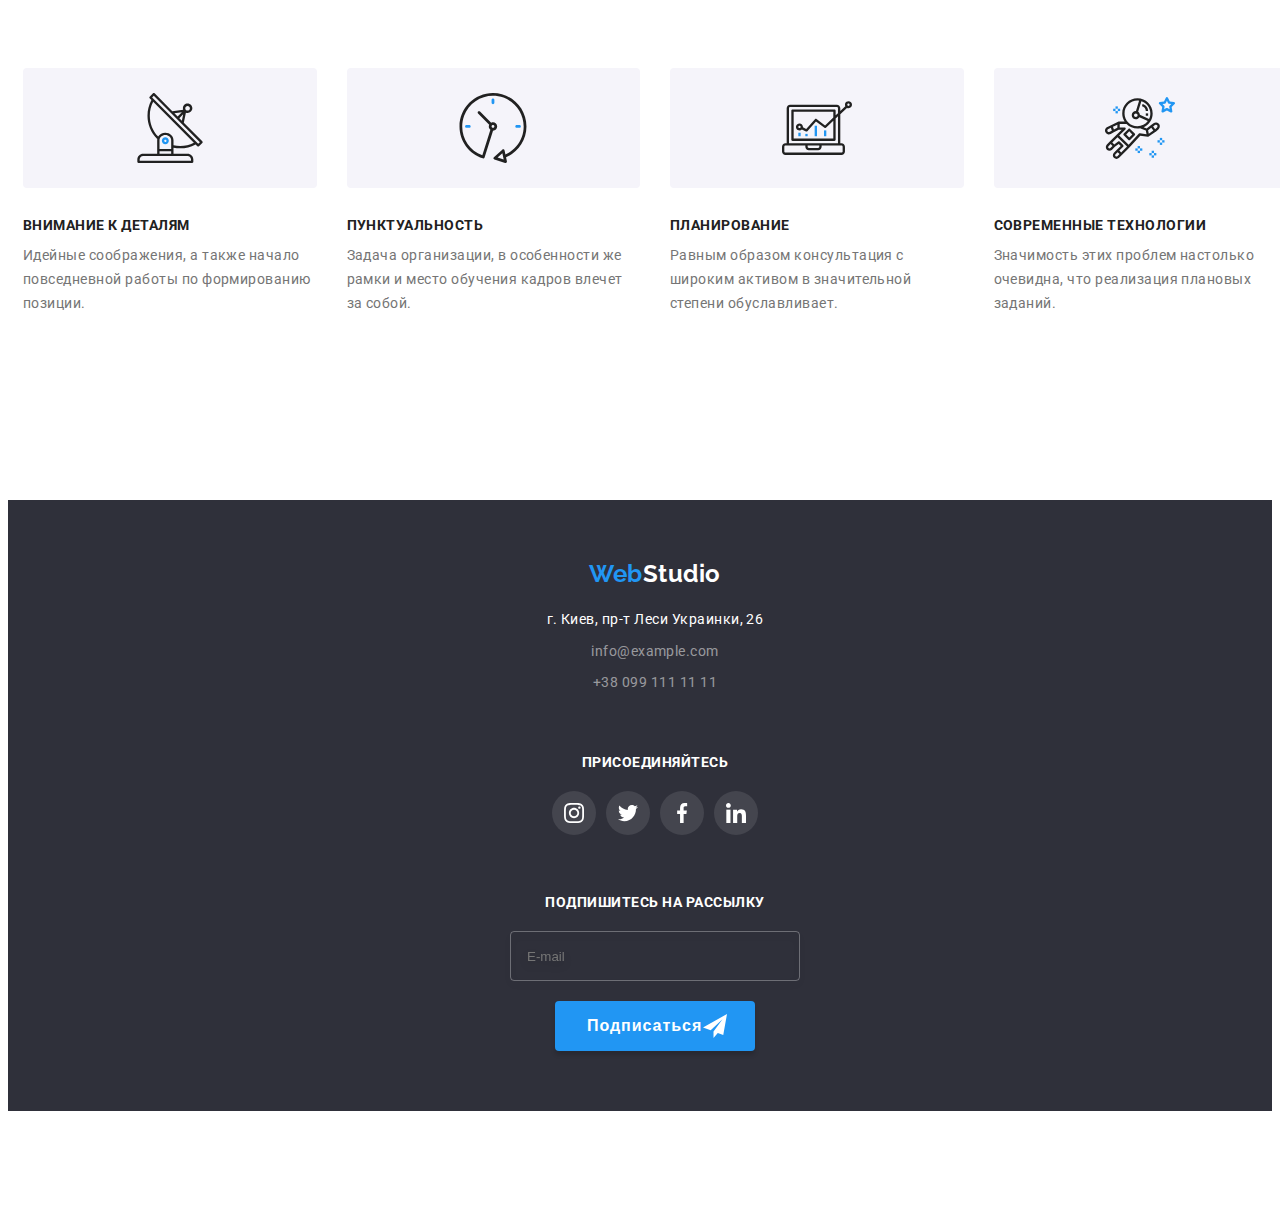
<file: index.html>
<!DOCTYPE html>
<html lang="ru">

<head>
    <meta charset="UTF-8">
    <meta http-equiv="X-UA-Compatible" content="IE=edge">
    <meta name="viewport" content="width=device-width, initial-scale=1.0">
    <title>WebStudio</title>
    <link rel="preconnect" href="https://fonts.gstatic.com">
    <link href="https://fonts.googleapis.com/css2?family=Raleway:wght@700&family=Roboto:wght@400;500;700;900&display=swap"
        rel="stylesheet">
    <link rel="stylesheet" href="https://cdnjs.cloudflare.com/ajax/libs/modern-normalize/1.0.0/modern-normalize.min.css"
        integrity="sha512-ISS7cAi1PEhQ8jnbJpJZMd29NlhNj4AWYyLOSp2CE/CsHxTCu+r+t0D2yoJudVrd0/8fTVPUVDzY5Tvli75u/g=="
        crossorigin="anonymous" />
    <link rel="stylesheet" href="./css/main.min.css">
</head>

<body>  
<!-- HEADER  -->
    <!-- <header class="header">
        <div class="container header-container"> -->
<!-- навигация сылки -->
            <!-- <nav class="header-navigation">
                <a class="logo-link link" href="./index.html" lang="en">Web<span class="logo-link_black">Studio</span></a>
                <ul class="header-menu list">
                    <li class="header-menu-item">
                        <a class="header-menu-link link accent" href ="./index.html">Студия</a>
                    </li>
                    <li class="header-menu-item">
                        <a class="header-menu-link link" href="./portfolio.html">Портфолио</a>
                    </li>
                    <li class="header-menu-item">
                        <a class="header-menu-link link" href="">Контакты</a>
                    </li>
                </ul>
            </nav> -->
<!-- навигация сылки контактов -->
            <!-- <ul class="header-contact list">
                <li class="header-contact-item">
                    <a class="header-contact-link link btn" href="mailto:info@devstudio.com">info@devstudio.com
                        <svg class="envelope-icon">
                            <use href="./images/sprite.svg#icon-envelope"></use>
                        </svg>
                    </a>
                </li>
                <li class="header-contact-item">
                    <a class="header-contact-link link btn" href="tel:+380961111111">+38 096 111 11 11
                        <svg class="smartphone-icon">
                            <use href="./images/sprite.svg#icon-smartphone"></use>
                        </svg>
                    </a>
                </li>
            </ul>
        </div>
    </header> -->

    <!-- <main> -->
<!-- HERO -->
        <!-- <section class="hero">
            <div class="container">
                <h1 class="hero-title">Эффективные решения <br />для вашего бизнеса</h1>
                <button class="hero-button btn" type="button" data-modal-open>Заказать услугу</button>
            </div>
        </section> -->
<!-- FEATURES  -->
        <section class="features section">
            <div class="container">
                <h2 class="visually-hidden">Особенности</h2>
                <ul class="features-menu list">
                    <li class="features-menu-item">
                        <div class="features-icon-item">
                        <svg class="features-icon">
                            <use href="./images/sprite.svg#icon-antenna"></use>
                        </svg>
                        </div>
                        <h3 class="features-menu-title">Внимание к деталям</h3>
                        <p class="features-menu-text"> Идейные соображения, а также начало повседневной работы по формированию позиции.</p>
                    </li>
                    <li class="features-menu-item">
                        <div class="features-icon-item">
                        <svg class="features-icon">
                            <use href="./images/sprite.svg#icon-clock"></use>
                        </svg>
                        </div>
                        <h3 class="features-menu-title">Пунктуальность</h3>
                        <p class="features-menu-text">Задача организации, в особенности же рамки и место обучения кадров влечет за собой.</p>
                    </li>
                    <li class="features-menu-item">
                        <div class="features-icon-item">
                        <svg class="features-icon">
                            <use href="./images/sprite.svg#icon-diagram"></use>
                        </svg>
                        </div>
                        <h3 class="features-menu-title">Планирование</h3>
                        <p class="features-menu-text">Равным образом консультация с широким активом в значительной степени обуславливает.</p>
                    </li>
                    <li class="features-menu-item">
                        <div class="features-icon-item">
                        <svg class="features-icon">
                            <use href="./images/sprite.svg#icon-astronaut"></use>
                        </svg>
                        </div>
                        <h3 class="features-menu-title">Современные технологии</h3>
                        <p class="features-menu-text">Значимость этих проблем настолько очевидна, что реализация плановых заданий.</p>
                    </li>
                </ul>
            </div>
        </section>
<!-- ACTIVITY -->
        <!-- <section class="aktivity">
            <div class="container">
                <h2 class="aktivity-title title">Чем мы занимаемся</h2>
                <ul class="aktivity-menu list">
                    <li class="aktivity-menu-item">
                        <div class="aktivity-menu-wrapper">
                            <img class="aktivity-menu-img" src="./images/about/about-img-1.jpg" alt="вёрстка сайтов" width="370" height="294">
                            <p class="aktivity-overlay">Десктопные приложения</p>
                        </div>
                    </li>
                    <li class="aktivity-menu-item">
                        <div class="aktivity-menu-wrapper">
                            <img class="aktivity-menu-img" src="./images/about/about-img-2.jpg" alt="приложения для смартфона" width="370" height="294">
                            <p class="aktivity-overlay">Мобильные приложения</p>
                        </div>
                    </li>
                    <li class="aktivity-menu-item">
                        <div class="aktivity-menu-wrapper">
                            <img class="aktivity-menu-img" src="./images/about/about-img-3.jpg" alt="приложения для планшета" width="370" height="294">
                            <p class="aktivity-overlay">Дизайнерские решения</p>
                        </div>
                    </li>
                </ul>
            </div>
        </section> -->
<!-- TEAM -->
        <!-- <section class="team section">
            <div class="container">
                <h2 class="team-title title">Наша команда</h2>
                <ul class="team-menu list">
                    <li class="team-menu-item">
                        <img class="team-menu-img" src="./images/team/igor.jpg" alt="Игорь Демьяненко" width="270" height="260">
                        <div class="team-list-content">
                            <h3 class="team-menu-title">Игорь Демьяненко</h3>
                            <p class="team-menu-text" lang="en">Product Designer</p>
                            <ul class="social-list list">
                                <li class="social-list-item">
                                    <a href="" class="social-list-link link">
                                        <svg class="social-list-icon">
                                            <use href="./images/sprite.svg#icon-instagram"></use>
                                        </svg>
                                    </a>
                                </li>
                                <li class="social-list-item">
                                    <a href="" class="social-list-link link">
                                        <svg class="social-list-icon">
                                            <use href="./images/sprite.svg#icon-twitter"></use>
                                        </svg>
                                    </a>
                                </li>
                                <li class="social-list-item">
                                    <a href="" class="social-list-link link">
                                        <svg class="social-list-icon">
                                            <use href="./images/sprite.svg#icon-facebook"></use>
                                        </svg>
                                    </a>
                                </li>
                                <li class="social-list-item">
                                    <a href="" class="social-list-link link">
                                        <svg class="social-list-icon">
                                            <use href="./images/sprite.svg#icon-linkedin"></use>
                                        </svg>
                                    </a>
                                </li>
                            </ul>
                        </div>
                    </li>
                    <li class="team-menu-item">
                        <img class="team-menu-img" src="./images/team/olga.jpg" alt="Ольга Репина" width="270" height="260">
                        <div class="team-list-content">
                            <h3 class="team-menu-title">Ольга Репина</h3>
                            <p class="team-menu-text" lang="en">Frontend Developer</p>
                            <ul class="social-list list">
                                <li class="social-list-item">
                                    <a href="" class="social-list-link link">
                                        <svg class="social-list-icon">
                                            <use href="./images/sprite.svg#icon-instagram"></use>
                                        </svg>
                                    </a>
                                </li>
                                <li class="social-list-item">
                                    <a href="" class="social-list-link link">
                                        <svg class="social-list-icon">
                                            <use href="./images/sprite.svg#icon-twitter"></use>
                                        </svg>
                                    </a>
                                </li>
                                <li class="social-list-item">
                                    <a href="" class="social-list-link link">
                                        <svg class="social-list-icon">
                                            <use href="./images/sprite.svg#icon-facebook"></use>
                                        </svg>
                                    </a>
                                </li>
                                <li class="social-list-item">
                                    <a href="" class="social-list-link link">
                                        <svg class="social-list-icon">
                                            <use href="./images/sprite.svg#icon-linkedin"></use>
                                        </svg>
                                    </a>
                                </li>
                            </ul>
                        </div>
                    </li>
                    <li class="team-menu-item">
                        <img class="team-menu-img" src="./images/team/nikolaj.jpg" alt="Николай Тарасов" width="270" height="260">
                        <div class="team-list-content">
                            <h3 class="team-menu-title">Николай Тарасов</h3>
                            <p class="team-menu-text" lang="en">Marketing</p>
                            <ul class="social-list list">
                                <li class="social-list-item">
                                    <a href="" class="social-list-link link">
                                        <svg class="social-list-icon">
                                            <use href="./images/sprite.svg#icon-instagram"></use>
                                        </svg>
                                    </a>
                                </li>
                                <li class="social-list-item">
                                    <a href="" class="social-list-link link">
                                        <svg class="social-list-icon">
                                            <use href="./images/sprite.svg#icon-twitter"></use>
                                        </svg>
                                    </a>
                                </li>
                                <li class="social-list-item">
                                    <a href="" class="social-list-link link">
                                        <svg class="social-list-icon">
                                            <use href="./images/sprite.svg#icon-facebook"></use>
                                        </svg>
                                    </a>
                                </li>
                                <li class="social-list-item">
                                    <a href="" class="social-list-link link">
                                        <svg class="social-list-icon">
                                            <use href="./images/sprite.svg#icon-linkedin"></use>
                                        </svg>
                                    </a>
                                </li>
                            </ul>
                        </div>
                    </li>
                    <li class="team-menu-item">
                        <img class="team-menu-img" src="./images/team/michail.jpg" alt="Михаил Ермаков" width="270" height="260">
                        <div class="team-list-content">
                            <h3 class="team-menu-title">Михаил Ермаков</h3>
                            <p class="team-menu-text" lang="en">UI Designer</p>
                            <ul class="social-list list">
                                <li class="social-list-item">
                                    <a href="" class="social-list-link link">
                                        <svg class="social-list-icon">
                                            <use href="./images/sprite.svg#icon-instagram"></use>
                                        </svg>
                                    </a>
                                </li>
                                <li class="social-list-item">
                                    <a href="" class="social-list-link link">
                                        <svg class="social-list-icon">
                                            <use href="./images/sprite.svg#icon-twitter"></use>
                                        </svg>
                                    </a>
                                </li>
                                <li class="social-list-item">
                                    <a href="" class="social-list-link link">
                                        <svg class="social-list-icon">
                                            <use href="./images/sprite.svg#icon-facebook"></use>
                                        </svg>
                                    </a>
                                </li>
                                <li class="social-list-item">
                                    <a href="" class="social-list-link link">
                                        <svg class="social-list-icon">
                                            <use href="./images/sprite.svg#icon-linkedin"></use>
                                        </svg>
                                    </a>
                                </li>
                            </ul>
                        </div>
                    </li>
                </ul>
            </div>
        </section> -->
<!-- CLIENTS -->
        <!-- <section class="clients section">
            <div class="container">
                <h2 class="clients-title">Постоянные клиенты</h2>
                <ul class="client-menu list">
                    <li class="client-menu-item">
                            <a href="" class="client-list-link">
                                <svg class="client-list-icon client-one">
                                    <use href="./images/sprite.svg#icon-group-one"></use>
                                </svg>
                            </a>
                    </li>
                    <li class="client-menu-item">
                            <a href="" class="client-list-link">
                                <svg class="client-list-icon client-two">
                                    <use href="./images/sprite.svg#icon-group-two"></use>
                                </svg>
                            </a>
                    </li>
                    <li class="client-menu-item">
                            <a href="" class="client-list-link">
                                <svg class="client-list-icon client-three">
                                    <use href="./images/sprite.svg#icon-group-three"></use>
                                </svg>
                            </a>
                    </li>
                    <li class="client-menu-item">
                            <a href="" class="client-list-link">
                                <svg class="client-list-icon client-four">
                                    <use href="./images/sprite.svg#icon-group-four"></use>
                                </svg>
                            </a>
                    </li>
                    <li class="client-menu-item">
                            <a href="" class="client-list-link">
                                <svg class="client-list-icon client-five">
                                    <use href="./images/sprite.svg#icon-group-five"></use>
                                </svg>
                            </a>
                    </li>
                    <li class="client-menu-item">
                            <a href="" class="client-list-link">
                                <svg class="client-list-icon client-six">
                                    <use href="./images/sprite.svg#icon-group-six"></use>
                                </svg>
                            </a>
                    </li>
                </ul>
            </div>
        </section> -->
    <!-- </main> -->
<!-- FOOTER -->
    <footer class="footer">
        <div class="footer-menu container">
            <div class="footer-contact">
                <a class="logo-link link llf" href="./index.html" lang="en">Web<span class="logo-link_white">Studio</span></a>
                <address class="contact">
                    <ul class="contact-menu list">
                        <li class="contact-menu-item">
                            <a class="contact-menu-link link" href="https://goo.gl/maps/oUG8d4RxnT5wDuLc8" target="_blank" rel="noopener noreferrer">г. Киев, пр-т Леси Украинки, 26</a>
                        </li>
                        <li class="contact-menu-item">
                            <a class="contact-menu-link contact link" href="mailto:info@example.com">info@example.com</a>
                        </li>
                        <li class="contact-menu-item">
                            <a class="contact-menu-link contact link" href="tel:+380991111111">+38 099 111 11 11</a>
                        </li>
                    </ul>
                </address>
            </div>
            <div class="footer-social-networks">
                <h2 class="social-networks-title">присоединяйтесь</h2>
                <ul class="social-list list">
                    <li class="social-list-item">
                        <a href="" class="social-list-link link link-footer-bg">
                            <svg class="social-list-icon icon-footer-color">
                                <use href="./images/sprite.svg#icon-instagram"></use>
                            </svg>
                        </a>
                    </li>
                    <li class="social-list-item">
                        <a href="" class="social-list-link link link-footer-bg">
                            <svg class="social-list-icon icon-footer-color">
                                <use href="./images/sprite.svg#icon-twitter"></use>
                            </svg>
                        </a>
                    </li>
                    <li class="social-list-item">
                        <a href="" class="social-list-link link link-footer-bg">
                            <svg class="social-list-icon icon-footer-color">
                                <use href="./images/sprite.svg#icon-facebook"></use>
                            </svg>
                        </a>
                    </li>
                    <li class="social-list-item">
                        <a href="" class="social-list-link link link-footer-bg">
                            <svg class="social-list-icon icon-footer-color">
                                <use href="./images/sprite.svg#icon-linkedin"></use>
                            </svg>
                        </a>
                    </li>
                </ul>
            </div>
<!-- =========================footer-form==================================================== -->
            <div class="footer-form">
                <form class="footer-modal-form" action="#">
                    <label class="footer-form-label" for="mail">Подпишитесь на рассылку</label>
                    <div class="footer-form-input-button">
                        <input class="footer-form-input" type="email" name="mail" id="mail" placeholder="E-mail" required />
                        <div class="footer-button-svg">
                            <button class="footer-button" type="submit">Подписаться
                                <svg class="footer-svg-btn">
                                    <use href="./images/sprite.svg#icon-icon-send"></use>
                                </svg>
                            </button>
                        </div>
                    </div>
                </form>
            </div>
        </div>
    </footer>
<!-- ==========END FOOTER===================================================== -->
    <!-- <div class="backdrop is-hidden" data-modal>
        <div class="modal">
            <button type="button" class="modal-close-btn" data-modal-close>
                <svg class="modal-svg-btn">
                    <use href="./images/sprite.svg#icon-close"></use>
                </svg>
            </button>

            <div class="inputs">
                <form class="modal-form" action="#">
                    <p class="form-title">Оставьте свои данные, мы вам перезвоним</p>
                    
                    <div class="form-field">
                        <label class="form-label" for="name">Имя</label>
                        <span class="form-modal-input-wrapper">
                            <input class="form-input" 
                                type="text" 
                                name="name" 
                                id="name"
                                minlength="2"
                                required
                                placeholder="Ivan Ivanov" 
                            />
                            <svg class="modal-svg-btn-icon">
                                <use href="./images/sprite.svg#icon-person-black"></use>
                            </svg>
                        </span>
                    </div>

                    <div class="form-field">
                        <label class="form-label" for="tel">Телефон</label>
                        <span class="form-modal-input-wrapper">
                            <input class="form-input" 
                                type="tel" 
                                name="tel" 
                                id="tel"
                                pattern="[0-9]{3}-[0-9]{3}-[0-9]{2}-[0-9]{2}"
                                title="096-111-11-11"
                                required
                                placeholder="096-111-11-11"
                            />
                            <svg class="modal-svg-btn-icon">
                                <use href="./images/sprite.svg#icon-phone-black"></use>
                            </svg>
                        </span>
                    </div>

                    <div class="form-field">
                        <label class="form-label" for="mail-mod">Почта</label>
                        <span class="form-modal-input-wrapper">
                            <input class="form-input" 
                                type="email" 
                                name="mail" 
                                id="mail-mod"
                                placeholder="my@mail.com" 
                            />
                            <svg class="modal-svg-btn-icon">
                                <use href="./images/sprite.svg#icon-email-black"></use>
                            </svg>
                        </span>
                    </div>

                    <div class="form-field">
                        <label for="coment">Комментарий</label>
                        <textarea class="modal-form-message" 
                            name="coment" 
                            id="coment" 
                            placeholder="Введите текст"
                        ></textarea>
                    </div>

                    <div class="checkbox-input">
                        <input class="checkbox-modal-form visually-hidden"
                            type="checkbox" 
                            name="checkbox" 
                            id="checkbox-pollicy"
                        />
                        <label class="checkbox-modal-form-pollicy" for="checkbox-pollicy">Соглашаюсь с рассылкой и принимаю <a class="modal-form-policy-link" href="">Условия договора</a></label>
                    </div>
                    
                    <div>
                        <button class="modal-form-button btn" type="submit">Отправить</button>
                    </div>
                </form>
            </div>
        </div>
    </div> -->

    <!-- <script src="./js/modal.js"></script> -->
</body>
</html>
</file>
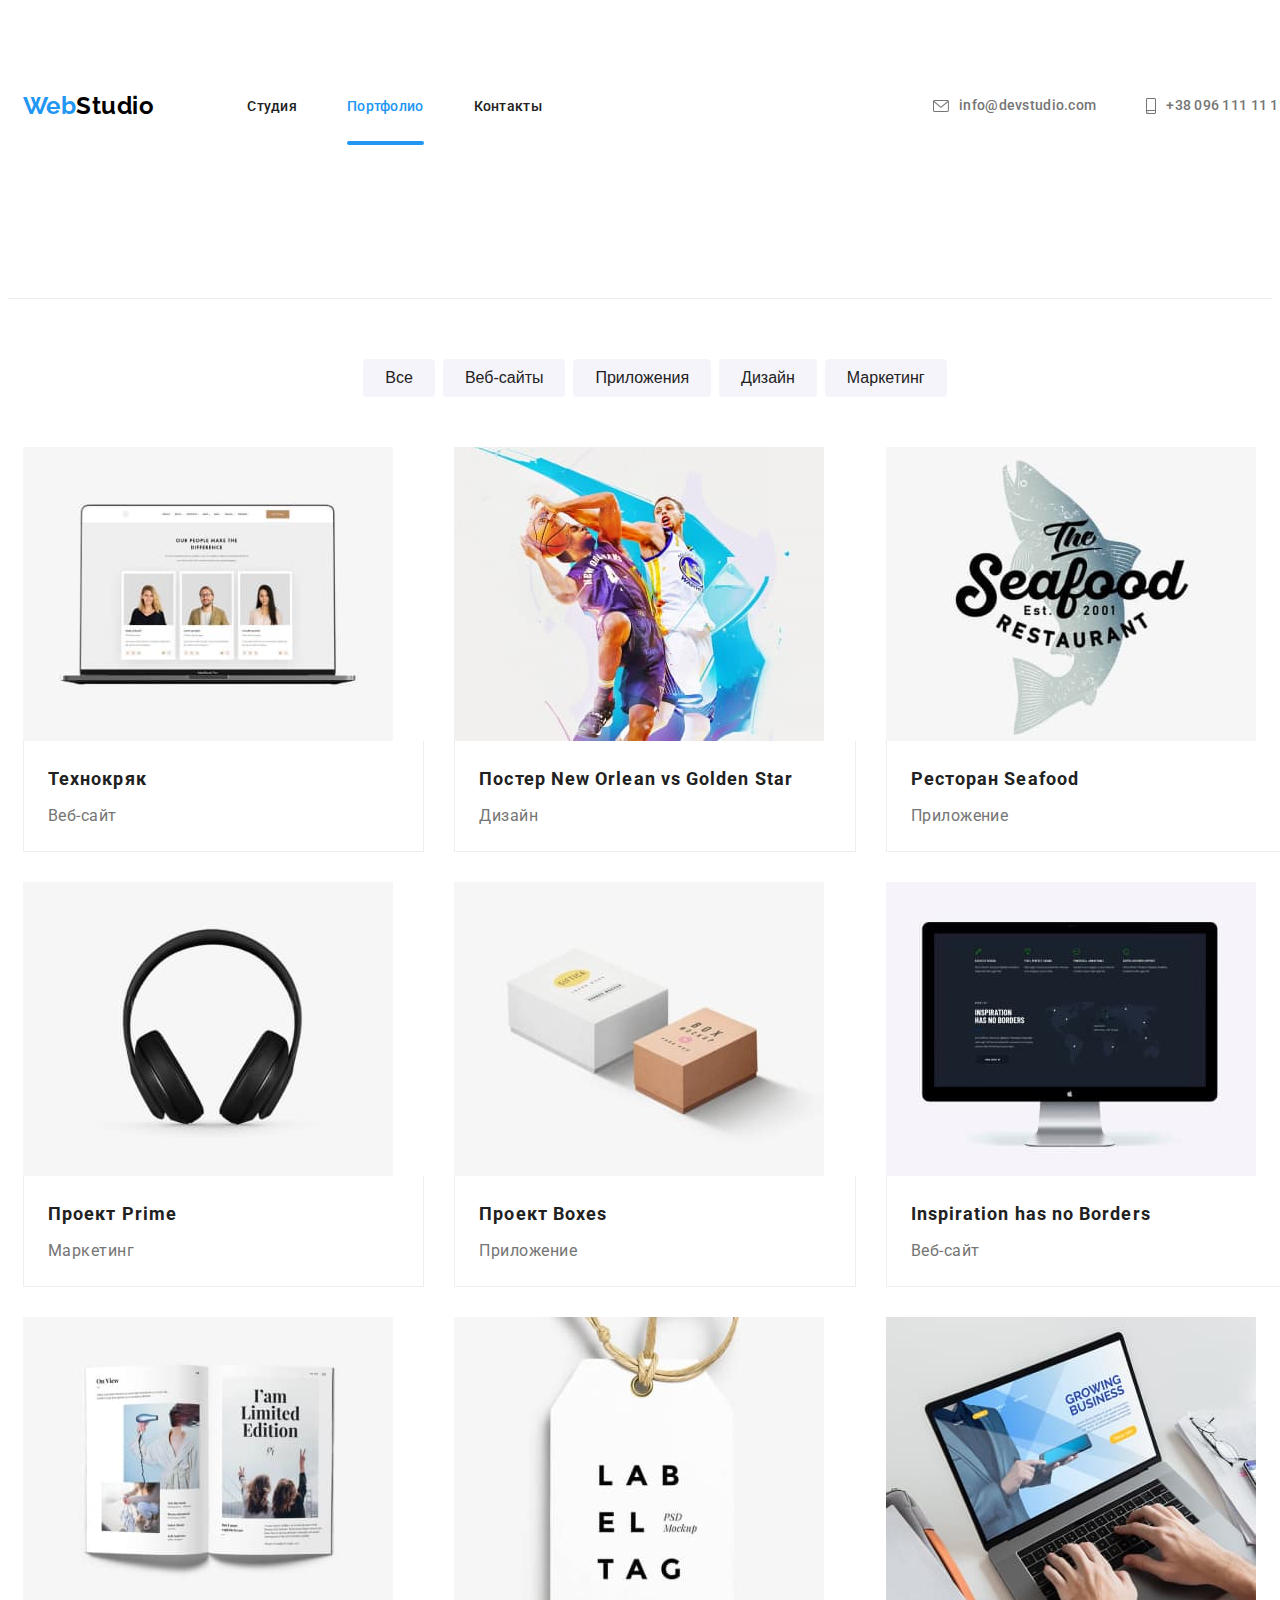
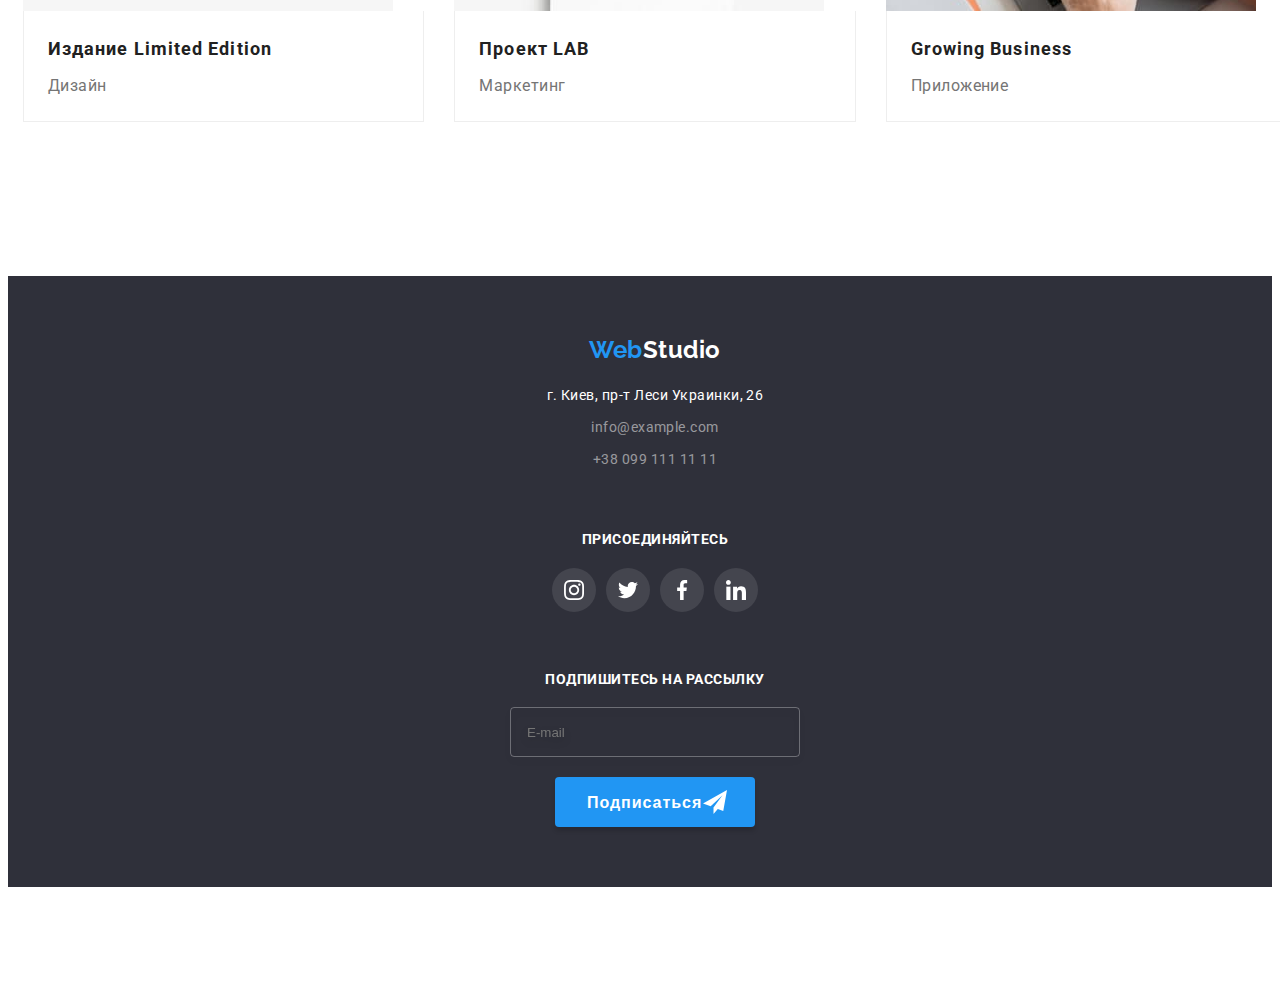
<file: portfolio.html>
<!DOCTYPE html>
<html lang="ru">
<head>
    <meta charset="UTF-8">
    <meta http-equiv="X-UA-Compatible" content="IE=edge">
    <meta name="viewport" content="width=device-width, initial-scale=1.0">
    <title>Портфолио</title>
    <link rel="preconnect" href="https://fonts.gstatic.com">
    <link href="https://fonts.googleapis.com/css2?family=Raleway:wght@700&family=Roboto:wght@400;500;700;900&display=swap"
          rel="stylesheet">
    <link rel="stylesheet" href="https://cdnjs.cloudflare.com/ajax/libs/modern-normalize/1.0.0/modern-normalize.min.css"
                integrity="sha512-ISS7cAi1PEhQ8jnbJpJZMd29NlhNj4AWYyLOSp2CE/CsHxTCu+r+t0D2yoJudVrd0/8fTVPUVDzY5Tvli75u/g=="
                crossorigin="anonymous" />
    <link rel="stylesheet" href="./css/main.min.css">
</head>

<body>
    <header class="header">
        <div class="container header-container">
            <!-- навигация сылки -->
            <nav class="header-navigation">
                <a class="logo-link link" href="./index.html" lang="en">Web<span class="logo-link_black">Studio</span></a>
                <ul class="header-menu list">
                    <li class="header-menu-item">
                        <a class="header-menu-link link" href="./index.html">Студия</a>
                    </li>
                    <li class="header-menu-item">
                        <a class="header-menu-link link accent" href="./portfolio.html">Портфолио</a>
                    </li>
                    <li class="header-menu-item">
                        <a class="header-menu-link link" href="">Контакты</a>
                    </li>
                </ul>
            </nav>
            <!-- навигация сылки контактов -->
            <ul class="header-contact list">
                <li class="header-contact-item">
                    <a class="header-contact-link link btn" href="mailto:info@devstudio.com">info@devstudio.com
                        <svg class="envelope-icon">
                            <use href="./images/sprite.svg#icon-envelope"></use>
                        </svg>
                    </a>
                </li>
                <li class="header-contact-item">
                    <a class="header-contact-link link btn" href="tel:+380961111111">+38 096 111 11 11
                        <svg class="smartphone-icon">
                            <use href="./images/sprite.svg#icon-smartphone"></use>
                        </svg>
                    </a>
                </li>
            </ul>
        </div>
    </header>

    <main>
        <!-- PORTFOLIO -->
        <section class="portfolio section">
            <div class="container">
                <!-- PORTFOLIO BUTTON -->
                <h1 class="visually-hidden">Портфолио</h1>
                        <ul class="portfolio-button-menu list">
                            <li class="portfolio-button-menu-item">
                                <button class="portfolio-button-btn btn" type="button">Все</button>
                            </li>
                            <li class="portfolio-button-menu-item">
                                <button class="portfolio-button-btn btn" type="button">Веб-сайты</button>
                            </li>
                            <li class="portfolio-button-menu-item">
                                <button class="portfolio-button-btn btn" type="button">Приложения</button>
                            </li>
                            <li class="portfolio-button-menu-item">
                                <button class="portfolio-button-btn btn" type="button">Дизайн</button>
                            </li>
                            <li class="portfolio-button-menu-item">
                                <button class="portfolio-button-btn btn" type="button">Маркетинг</button>
                            </li>
                        </ul>
                    <!-- PORTFOLIO IMAGE -->
                        <ul class="portfolio-image-menu list">
                            <li class="portfolio-image-menu-item">
                                <a class="portfolio-link link" href="">
                                    <div class="portfolio-image-wrapper">
                                        <img class="portfolio-image-menu-img" src="./images/portfolio/img-1.jpg" alt="Технокряк" width="370">
                                        <p class="overlay">Технокряк это современная площадка распространения коронавируса. Компании используют эту платформу для цифрового
                                            шпионажа и атак на защищённые сервера конкурентов.
                                        </p>
                                    </div>
                                    <div class="portfolio-list-content">
                                        <h2 class="portfolio-image-menu-title">Технокряк</h2>
                                        <p class="portfolio-image-menu-text">Веб-сайт</p>
                                    </div>
                                </a>
                            </li>
                            <li class="portfolio-image-menu-item">
                                <a class="portfolio-link link" href="">
                                    <div class="portfolio-image-wrapper">
                                        <img class="portfolio-image-menu-img" src="./images/portfolio/img-2.jpg" alt="Постер New Orlean vs Golden Star" width="370">
                                        <p class="overlay">Технокряк это современная площадка распространения коронавируса. Компании используют эту платформу для цифрового
                                            шпионажа и атак на защищённые сервера конкурентов.
                                        </p>
                                    </div>
                                    <div class="portfolio-list-content">
                                        <h2 class="portfolio-image-menu-title">Постер New Orlean vs Golden Star</h2>
                                        <p class="portfolio-image-menu-text">Дизайн</p>
                                    </div>
                                </a>
                            </li>
                            <li class="portfolio-image-menu-item">
                                <a class="portfolio-link link" href="">
                                    <div class="portfolio-image-wrapper">
                                        <img class="portfolio-image-menu-img" src="./images/portfolio/img-3.jpg" alt="Ресторан Seafood" width="370">
                                        <p class="overlay">Технокряк это современная площадка распространения коронавируса. Компании используют эту платформу для цифрового
                                            шпионажа и атак на защищённые сервера конкурентов.
                                        </p>
                                    </div>
                                    <div class="portfolio-list-content">
                                        <h2 class="portfolio-image-menu-title">Ресторан Seafood</h2>
                                        <p class="portfolio-image-menu-text">Приложение</p>
                                    </div>
                                </a>
                            </li>
                            <li class="portfolio-image-menu-item">
                                <a class="portfolio-link link" href="">
                                    <div class="portfolio-image-wrapper">
                                        <img class="portfolio-image-menu-img" src="./images/portfolio/img-4.jpg" alt="Проект Prime" width="370">
                                        <p class="overlay">Технокряк это современная площадка распространения коронавируса. Компании используют эту платформу для цифрового
                                            шпионажа и атак на защищённые сервера конкурентов.
                                        </p>
                                    </div>
                                    <div class="portfolio-list-content">
                                        <h2 class="portfolio-image-menu-title">Проект Prime</h2>
                                        <p class="portfolio-image-menu-text">Маркетинг</p>
                                    </div>
                                </a>
                            </li>
                            <li class="portfolio-image-menu-item">
                                <a class="portfolio-link link" href="">
                                    <div class="portfolio-image-wrapper">
                                        <img class="portfolio-image-menu-img" src="./images/portfolio/img-5.jpg" alt="Проект Boxes" width="370">
                                        <p class="overlay">Технокряк это современная площадка распространения коронавируса. Компании используют эту платформу для цифрового
                                            шпионажа и атак на защищённые сервера конкурентов.
                                        </p>
                                    </div>
                                    <div class="portfolio-list-content">
                                        <h2 class="portfolio-image-menu-title">Проект Boxes</h2>
                                        <p class="portfolio-image-menu-text">Приложение</p>
                                    </div>
                                </a>
                            </li>
                            <li class="portfolio-image-menu-item">
                                <a class="portfolio-link link" href="">
                                    <div class="portfolio-image-wrapper">
                                        <img class="portfolio-image-menu-img" src="./images/portfolio/img-6.jpg" alt="Inspiration has no Borders" width="370">
                                        <p class="overlay">Технокряк это современная площадка распространения коронавируса. Компании используют эту платформу для цифрового
                                            шпионажа и атак на защищённые сервера конкурентов.
                                        </p>
                                    </div>
                                    <div class="portfolio-list-content">
                                        <h2 class="portfolio-image-menu-title">Inspiration has no Borders</h2>
                                        <p class="portfolio-image-menu-text">Веб-сайт</p>
                                    </div>
                                </a>
                            </li>
                            <li class="portfolio-image-menu-item">
                                <a class="portfolio-link link" href="">
                                    <div class="portfolio-image-wrapper">
                                        <img class="portfolio-image-menu-img" src="./images/portfolio/img-7.jpg" alt="Издание Limited Edition" width="370">
                                        <p class="overlay">Технокряк это современная площадка распространения коронавируса. Компании используют эту платформу для цифрового
                                            шпионажа и атак на защищённые сервера конкурентов.
                                        </p>
                                    </div>
                                    <div class="portfolio-list-content">
                                        <h2 class="portfolio-image-menu-title">Издание Limited Edition</h2>
                                        <p class="portfolio-image-menu-text">Дизайн</p>
                                    </div>
                                </a>
                            </li>
                            <li class="portfolio-image-menu-item">
                                <a class="portfolio-link link" href="">
                                    <div class="portfolio-image-wrapper">
                                        <img class="portfolio-image-menu-img" src="./images/portfolio/img-8.jpg" alt="Проект LAB" width="370">
                                        <p class="overlay">Технокряк это современная площадка распространения коронавируса. Компании используют эту платформу для цифрового
                                            шпионажа и атак на защищённые сервера конкурентов.
                                        </p>
                                    </div>
                                    <div class="portfolio-list-content">
                                        <h2 class="portfolio-image-menu-title">Проект LAB</h2>
                                        <p class="portfolio-image-menu-text">Маркетинг</p>
                                    </div>
                                </a>
                            </li>
                            <li class="portfolio-image-menu-item">
                                <a class="portfolio-link link" href="">
                                    <div class="portfolio-image-wrapper">
                                        <img class="portfolio-image-menu-img" src="./images/portfolio/img-9.jpg" alt="Growing Business" width="370">
                                        <p class="overlay">Технокряк это современная площадка распространения коронавируса. Компании используют эту платформу для цифрового
                                            шпионажа и атак на защищённые сервера конкурентов.
                                        </p>
                                    </div>
                                    <div class="portfolio-list-content">
                                        <h2 class="portfolio-image-menu-title">Growing Business</h2>
                                        <p class="portfolio-image-menu-text">Приложение</p>
                                    </div>
                                </a>
                            </li>
                        </ul>
            </div>
        </section>
    </main>
    <!-- FOOTER -->
    <footer class="footer">
        <div class="footer-menu container">
            <div class="footer-contact">
                <a class="logo-link link llf" href="./index.html" lang="en">Web<span
                        class="logo-link_white">Studio</span></a>
                <address class="contact">
                    <ul class="contact-menu list">
                        <li class="contact-menu-item">
                            <a class="contact-menu-link link" href="https://goo.gl/maps/oUG8d4RxnT5wDuLc8" target="_blank"
                                rel="noopener noreferrer">г. Киев, пр-т Леси Украинки, 26</a>
                        </li>
                        <li class="contact-menu-item">
                            <a class="contact-menu-link contact link" href="mailto:info@example.com">info@example.com</a>
                        </li>
                        <li class="contact-menu-item">
                            <a class="contact-menu-link contact link" href="tel:+380991111111">+38 099 111 11 11</a>
                        </li>
                    </ul>
                </address>
            </div>
            <div class="footer-social-networks">
                <h2 class="social-networks-title">присоединяйтесь</h2>
                <ul class="social-list list">
                    <li class="social-list-item">
                        <a href="" class="social-list-link link link-footer-bg">
                            <svg class="social-list-icon icon-footer-color">
                                <use href="./images/sprite.svg#icon-instagram"></use>
                            </svg>
                        </a>
                    </li>
                    <li class="social-list-item">
                        <a href="" class="social-list-link link link-footer-bg">
                            <svg class="social-list-icon icon-footer-color">
                                <use href="./images/sprite.svg#icon-twitter"></use>
                            </svg>
                        </a>
                    </li>
                    <li class="social-list-item">
                        <a href="" class="social-list-link link link-footer-bg">
                            <svg class="social-list-icon icon-footer-color">
                                <use href="./images/sprite.svg#icon-facebook"></use>
                            </svg>
                        </a>
                    </li>
                    <li class="social-list-item">
                        <a href="" class="social-list-link link link-footer-bg">
                            <svg class="social-list-icon icon-footer-color">
                                <use href="./images/sprite.svg#icon-linkedin"></use>
                            </svg>
                        </a>
                    </li>
                </ul>
            </div>
            <!-- =========================footer-form==================================================== -->
            <div class="footer-form">
                <form class="footer-modal-form" action="#">
                    <label class="footer-form-label" for="mail">Подпишитесь на рассылку</label>
                    <div class="footer-form-input-button">
                        <input class="footer-form-input" type="email" name="mail" id="mail" placeholder="E-mail" required />
                        <div class="footer-button-svg">
                            <button class="footer-button" type="submit">Подписаться
                                <svg class="footer-svg-btn">
                                    <use href="./images/sprite.svg#icon-icon-send"></use>
                                </svg>
                            </button>
                        </div>
                    </div>
                </form>
            </div>
        </div>
    </footer>
</body>
</html>
</file>
<file: css/main.min.css>
:root{--accent-color: #2196f3;--body-color: #212121;--black-color: #000000;--text-color: #757575;--white-color: #ffffff;--background-color: #2f303a;--background-color-btn: #f5f4fa;--main-font: "Roboto", "Raleway", sans-serif;--transition-duration: 250ms;--transition-timing-function: cubic-bezier(0.4, 0, 0.2, 1)}.visually-hidden{position:absolute;width:1px;height:1px;margin:-1px;border:0;padding:0;white-space:nowrap;clip-path:inset(100%);clip:rect(0 0 0 0);overflow:hidden}h1,h2,h3,h4,h5,h6,p{margin-top:0;margin-bottom:0}ul,ol{margin-top:0;margin-bottom:0;padding-left:0}body{font-family:var(--main-font);color:var(--body-color);letter-spacing:0.03em}img{display:block}textarea{resize:none}.list{list-style:none}.link{text-decoration:none}.container{width:100%;padding:60px 15px;margin-left:auto;margin-right:auto}.title{margin-bottom:50px}.btn{cursor:pointer}.social-list-link{display:flex;justify-content:center;align-items:center;width:44px;height:44px;background-color:transparent;border-radius:50%;transition:background-color var(--transition-duration) var(--transition-timing-function)}.social-list-link:hover,.social-list-link:focus{background-color:var(--accent-color)}.social-list-icon{width:20px;height:20px;fill:#afb1b8;transition:fill var(--transition-duration) var(--transition-timing-function)}.social-list-link:hover .social-list-icon,.social-list-link:focus .social-list-icon{fill:var(--white-color)}.logo-link{font-family:"Raleway", sans-serif;font-weight:bold;font-size:24px;line-height:1.16;text-align:center;color:var(--accent-color)}.backdrop{position:fixed;top:0;left:0;width:100vw;height:100vh;background-color:rgba(0,0,0,0.2);z-index:100;visibility:visible;opacity:1;pointer-events:auto;transition:visibility var(--transition-duration) var(--transition-timing-function),opacity var(--transition-duration) var(--transition-timing-function)}.is-hidden{visibility:hidden;opacity:0;pointer-events:none}.modal{position:absolute;top:50%;left:50%;transform:translate(-50%, -50%);width:528px;height:581px;border-radius:4px;background-color:var(--white-color);padding:40px}.modal-close-btn{position:absolute;display:flex;top:8px;right:8px;justify-content:center;align-items:center;width:30px;height:30px;background-color:transparent;border-radius:50%;padding:0;cursor:pointer;background:var(--white-color);border:1px solid rgba(0,0,0,0.1);box-sizing:border-box}.modal-svg-btn{position:absolute;width:18px;height:18px;fill:var(--black-color);transition:fill var(--transition-duration) var(--transition-timing-function)}.modal-close-btn:hover .modal-svg-btn,.modal-close-btn:focus .modal-svg-btn{fill:#2196f3}.form-modal-input-wrapper{position:relative;display:block}.form-title{margin-left:auto;margin-right:auto;margin-bottom:12px;padding:0;font-style:normal;font-weight:bold;font-size:20px;line-height:1.15;text-align:center;color:#212121}.modal-form{width:448px;margin-left:auto;margin-right:auto;padding-left:0px;padding-right:0px}.form-field{display:flex;flex-direction:column;margin-bottom:10px}.form-field input,.form-field textarea{width:100%;padding:12px 0px 12px 42px;margin:0;font-size:12px;line-height:1.16;letter-spacing:0.01em;border:1px solid rgba(33,33,33,0.2);box-sizing:border-box;border-radius:4px;cursor:pointer;outline:none;transition:border-color var(--transition-duration) var(--transition-timing-function)}.form-input:hover,.form-input:focus{border-color:var(--accent-color)}.modal-svg-btn-icon{position:absolute;display:block;top:50%;left:15px;transform:translateY(-50%);width:18px;height:18px;fill:var(--black-color);transition:fill var(--transition-duration) var(--transition-timing-function)}.form-input:hover+.modal-svg-btn-icon,.form-input:focus+.modal-svg-btn-icon{fill:var(--accent-color)}.form-field textarea{height:120px;width:100%;padding:12px 16px;font-style:normal;font-weight:normal;resize:none}.modal-form-message::placeholder{font-style:normal;font-weight:normal;font-size:14px;color:rgba(117,117,117,0.5)}.modal-form-message:focus{outline:none;border-color:var(--accent-color)}.form-field label{margin-bottom:4px;font-style:normal;font-weight:normal;font-size:12px;line-height:1.16;letter-spacing:0.01em;color:#757575}.checkbox-input{margin-top:20px;margin-bottom:30px}.checkbox-input label{font-style:normal;font-weight:normal;font-size:14px;line-height:24px;color:#757575}.checkbox-input input[type="checkbox"]{width:16px;height:15px}.checkbox-modal-form-pollicy::before{display:inline-block;vertical-align:middle;margin:0px 8px;content:"";width:16px;height:15px;cursor:pointer;background-image:url("../images/none_check.svg")}.checkbox-modal-form:checked+.checkbox-modal-form-pollicy::before{background-image:url("../images/check.svg")}.checkbox-modal-form:focus+.checkbox-modal-form-pollicy::before{outline:2px solid blue}.form-input:required:focus:not(:placeholder-shown):valid{border-color:green}.form-input:required:focus:not(:placeholder-shown):invalid{border-color:red}.modal-form-button{display:flex;justify-content:center;width:200px;height:50px;border-radius:4px;font-weight:700;font-size:16px;line-height:1.87;display:flex;letter-spacing:0.06em;background-color:var(--accent-color);color:var(--white-color);padding:10px 32px;border:none;box-shadow:0px 4px 4px rgba(0,0,0,0.15);margin:auto;transition:background-color var(--transition-duration) var(--transition-timing-function),color var(--transition-duration) var(--transition-timing-function)}.modal-form-button:hover,.modal-form-button:focus{background-color:#188ce8;color:var(--white-color)}.header{background-color:var(--white-color);border-bottom:1px solid #ececec}.logo-link_black{color:var(--black-color);margin-right:93px}.header-menu-link{position:relative;font-weight:500;font-size:14px;line-height:1.14;letter-spacing:0.02em;color:var(--body-color);padding:30px 0px;transition:color var(--transition-duration) var(--transition-timing-function)}.header-menu-link:hover,.header-menu-link:focus{color:var(--accent-color)}.header-menu-link.accent{color:var(--accent-color)}.header-menu-link.accent::after{position:absolute;left:0;bottom:0;content:"";display:block;width:100%;height:4px;background:var(--accent-color);border-radius:2px;bottom:-1px}.header-contact-link{display:flex;flex-direction:row-reverse;align-items:center;font-weight:500;font-size:14px;line-height:1.14;letter-spacing:0.02em;color:var(--text-color);padding:30px 0px;transition:color var(--transition-duration) var(--transition-timing-function)}.header-contact-link:hover,.header-contact-link:focus{color:var(--accent-color)}.envelope-icon{width:16px;height:12px;fill:currentColor;margin-right:10px}.envelope-icon:hover,.envelope-icon:focus{color:var(--accent-color)}.smartphone-icon{width:10px;height:16px;fill:currentColor;margin-right:10px}.smartphone-icon:hover,.smartphone-icon:focus{color:var(--accent-color)}.header-container{display:flex;align-items:center;justify-content:space-between}.header-navigation{display:flex;align-items:center}.header-contact{display:flex;align-items:center}.header-menu{display:flex;align-items:center}.logo__link{margin-right:93px}.header-menu-item:not(:last-child){margin-right:50px}.header-contact-item:not(:last-child){margin-right:50px}.hero-title{font-weight:900;font-size:44px;line-height:1.36;text-align:center;letter-spacing:0.06em;text-transform:uppercase;color:var(--white-color);margin-bottom:30px}.hero-button{border-radius:4px;font-weight:700;font-size:16px;line-height:1.87;display:flex;align-items:center;text-align:center;letter-spacing:0.06em;background-color:var(--accent-color);color:var(--white-color);padding:10px 32px;border:none;box-shadow:0px 4px 4px rgba(0,0,0,0.15);margin:auto;transition:background-color var(--transition-duration) var(--transition-timing-function),color var(--transition-duration) var(--transition-timing-function);cursor:pointer}.hero-button:hover,.hero-button:focus{background-color:#188ce8;color:var(--white-color)}.hero{padding-top:200px;padding-bottom:200px;background-color:var(--background-color);background-image:linear-gradient(rgba(47,48,58,0.4), rgba(47,48,58,0.4)),url("../images/hero/bg.jpg");max-width:1600px;margin:0 auto;background-repeat:no-repeat}.features-menu-item{width:100%}.features-menu-item:not(:last-child){margin-bottom:30px}.features-icon-item{display:flex;align-items:center;justify-content:center;min-height:120px;margin-bottom:30px;background-color:var(--background-color-btn);border-radius:4px}.features-icon{width:70px;height:70px}.features-menu-title{font-weight:700;font-size:14px;line-height:1.14;text-align:center;text-transform:uppercase;color:var(--body-color);margin-bottom:10px}.features-menu-text{font-size:14px;line-height:1.71;color:var(--text-color)}@media screen and (min-width: 768px){.features-menu{display:flex;flex-wrap:wrap;padding-bottom:0;margin-top:-30px;margin-left:-30px}.features-menu-item{width:calc((100% - 60px) / 2);margin-top:30px;margin-left:30px}.features-menu-title{text-align:start}}@media screen and (min-width: 1200px){.features-menu{flex-wrap:nowrap}.container{margin-bottom:94px}}.aktivity-title{font-size:36px;line-height:1.16;text-align:center}.aktivity{padding-bottom:94px}.aktivity-menu{display:flex;flex-wrap:wrap;margin-left:-30px;margin-top:-30px}.aktivity-menu-item{flex-basis:calc((100% - 90px) / 3);margin-left:30px;margin-top:30px}.aktivity-menu-wrapper{position:relative}.aktivity-overlay{position:absolute;left:0;bottom:0;font-style:normal;font-weight:bold;font-size:14px;line-height:1.14;text-align:center;text-transform:uppercase;color:var(--white-color);background-color:rgba(47,48,58,0.8);width:100%;height:70px;padding:27px;overflow:auto}.team-menu{display:flex;flex-wrap:wrap;margin-left:-30px;margin-top:-30px}.team-menu-item{flex-basis:calc((100% - 120px) / 4);margin-left:30px;margin-top:30px;background:var(--white-color);box-shadow:0px 1px 3px rgba(0,0,0,0.12),0px 1px 1px rgba(0,0,0,0.14),0px 2px 1px rgba(0,0,0,0.2);border-radius:0px 0px 4px 4px}.team{background-color:var(--background-color-btn)}.team-title{font-size:36px;line-height:1.16;text-align:center}.team-menu-title{font-weight:500;font-size:16px;line-height:1.18;text-align:center;margin-bottom:10px}.team-menu-text{font-size:16px;line-height:1.18;text-align:center;color:var(--text-color);margin-bottom:16px}.team-list-content{padding:30px 32px}.clients-title{font-style:normal;font-weight:bold;font-size:36px;line-height:1.16;text-align:center;margin-bottom:50px}.client-menu{display:flex;flex-wrap:wrap;margin-left:-30px;margin-top:-30px}.client-menu-item{flex-basis:calc((100% - 180px) / 6);margin-left:30px;margin-top:30px}.client-list-link{display:flex;justify-content:center;align-items:center;width:170px;height:92px;border:1px solid #afb1b8;border-radius:4px;cursor:pointer;transition:border var(--transition-duration) var(--transition-timing-function)}.client-list-link:hover,.client-list-link:focus{border:1px solid var(--accent-color)}.client-list-icon{fill:#afb1b8;transition:fill var(--transition-duration) var(--transition-timing-function)}.client-list-link:hover .client-list-icon,.client-list-link:focus .client-list-icon{fill:var(--accent-color)}.client-one{width:40px;height:46px}.client-two{width:40px;height:52px}.client-three{width:42px;height:40px}.client-four{width:84px;height:40px}.client-five{width:62px;height:46px}.client-six{width:94px;height:44px}.portfolio-button-btn{font-weight:500;font-size:16px;line-height:1.62;text-align:center;color:var(--body-color);background-color:var(--background-color-btn);padding:6px 22px;border-radius:4px;border:none;transition:color var(--transition-duration) var(--transition-timing-function),background-color var(--transition-duration) var(--transition-timing-function),box-shadow var(--transition-duration) var(--transition-timing-function)}.portfolio-button-btn:hover,.portfolio-button-btn:focus{color:var(--white-color);background-color:var(--accent-color);box-shadow:0px 3px 1px rgba(0,0,0,0.1),0px 1px 2px rgba(0,0,0,0.08),0px 2px 2px rgba(0,0,0,0.12)}.portfolio-button-menu{display:flex;align-items:center;justify-content:center;margin-bottom:50px}.portfolio-button-menu-item:not(:last-child){margin-right:8px}.portfolio-image-menu-title{font-size:18px;line-height:2;letter-spacing:0.06em;color:var(--body-color);margin-bottom:4px}.portfolio-image-menu-text{font-size:16px;line-height:30px;letter-spacing:1.87;color:var(--text-color)}.portfolio-image-menu{display:flex;flex-wrap:wrap;margin-left:-30px;margin-top:-30px}.portfolio-image-menu-item{flex-basis:calc((100% - 90px) / 3);margin-left:30px;margin-top:30px;transition:box-shadow var(--transition-duration) var(--transition-timing-function)}.portfolio-image-menu-item:hover,.portfolio-image-menu-item:focus{box-shadow:0px 1px 1px rgba(0,0,0,0.12),0px 4px 4px rgba(0,0,0,0.06),1px 4px 6px rgba(0,0,0,0.16)}.portfolio-list-content{padding:20px 24px;border:1px solid #eeeeee;border-top:none}.portfolio-image-wrapper{position:relative;overflow:hidden}.overlay{position:absolute;top:0;left:0;width:100%;height:100%;font-style:normal;font-weight:normal;font-size:18px;line-height:1.55;color:var(--white-color);padding:62px 24px;background-color:rgba(33,150,243,0.9);overflow:auto;transform:translateY(100%);transition:transform var(--transition-duration) var(--transition-timing-function)}.portfolio-link:hover .overlay,.portfolio-link:focus .overlay{transform:translateY(0%)}.footer{background-color:var(--background-color)}.footer-menu{display:flex;align-items:center;flex-direction:column}.logo-link_white{color:var(--white-color)}.contact-menu-link{font-weight:normal;font-size:14px;line-height:1.71;text-align:center;color:var(--white-color)}.contact{font-style:normal;font-weight:400;font-size:14px;line-height:1.71;color:rgba(225,225,225,0.6);margin-top:20px}.contact-menu-item:not(:last-child){margin-bottom:8px}.footer-contact{margin-bottom:60px;text-align:center}.social-networks-title{font-weight:bold;font-size:14px;line-height:1.14;text-align:center;text-transform:uppercase;color:var(--white-color);margin-bottom:20px}.social-list{display:flex;flex-wrap:wrap;margin-left:-10px;margin-top:-10px;margin-bottom:60px}.social-list-item{flex-basis:calc((100% - 40px) / 4);margin-left:10px;margin-top:10px}.link-footer-bg{background-color:rgba(255,255,255,0.1)}.icon-footer-color{fill:var(--white-color);background-color:transparent}.footer-modal-form{display:flex;flex-direction:column;align-items:center}.footer-form-label{font-weight:bold;font-size:14px;line-height:1.14;text-transform:uppercase;text-align:center;color:var(--white-color);margin-bottom:20px}.footer-form-input-button{display:flex;flex-direction:column}.footer-form-input{display:block;padding-left:16px;color:var(--accent-color);width:290px;height:50px;border:1px solid rgba(255,255,255,0.3);box-sizing:border-box;filter:drop-shadow(0px 4px 4px rgba(0,0,0,0.15));border-radius:4px;background:transparent;margin-bottom:20px}.footer-button-svg{position:relative;margin:0 auto}.footer-button{margin-left:auto;width:200px;height:50px;border-radius:4px;font-weight:700;font-size:16px;line-height:1.87;display:flex;align-items:center;text-align:center;letter-spacing:0.06em;background-color:var(--accent-color);color:var(--white-color);padding:10px 32px;border:none;box-shadow:0px 4px 4px rgba(0,0,0,0.15)}.footer-svg-btn{position:absolute;display:block;right:28px;top:50%;transform:translateY(-50%);width:24px;height:24px;fill:var(--white-color)}
/*# sourceMappingURL=main.min.css.map */
</file>
